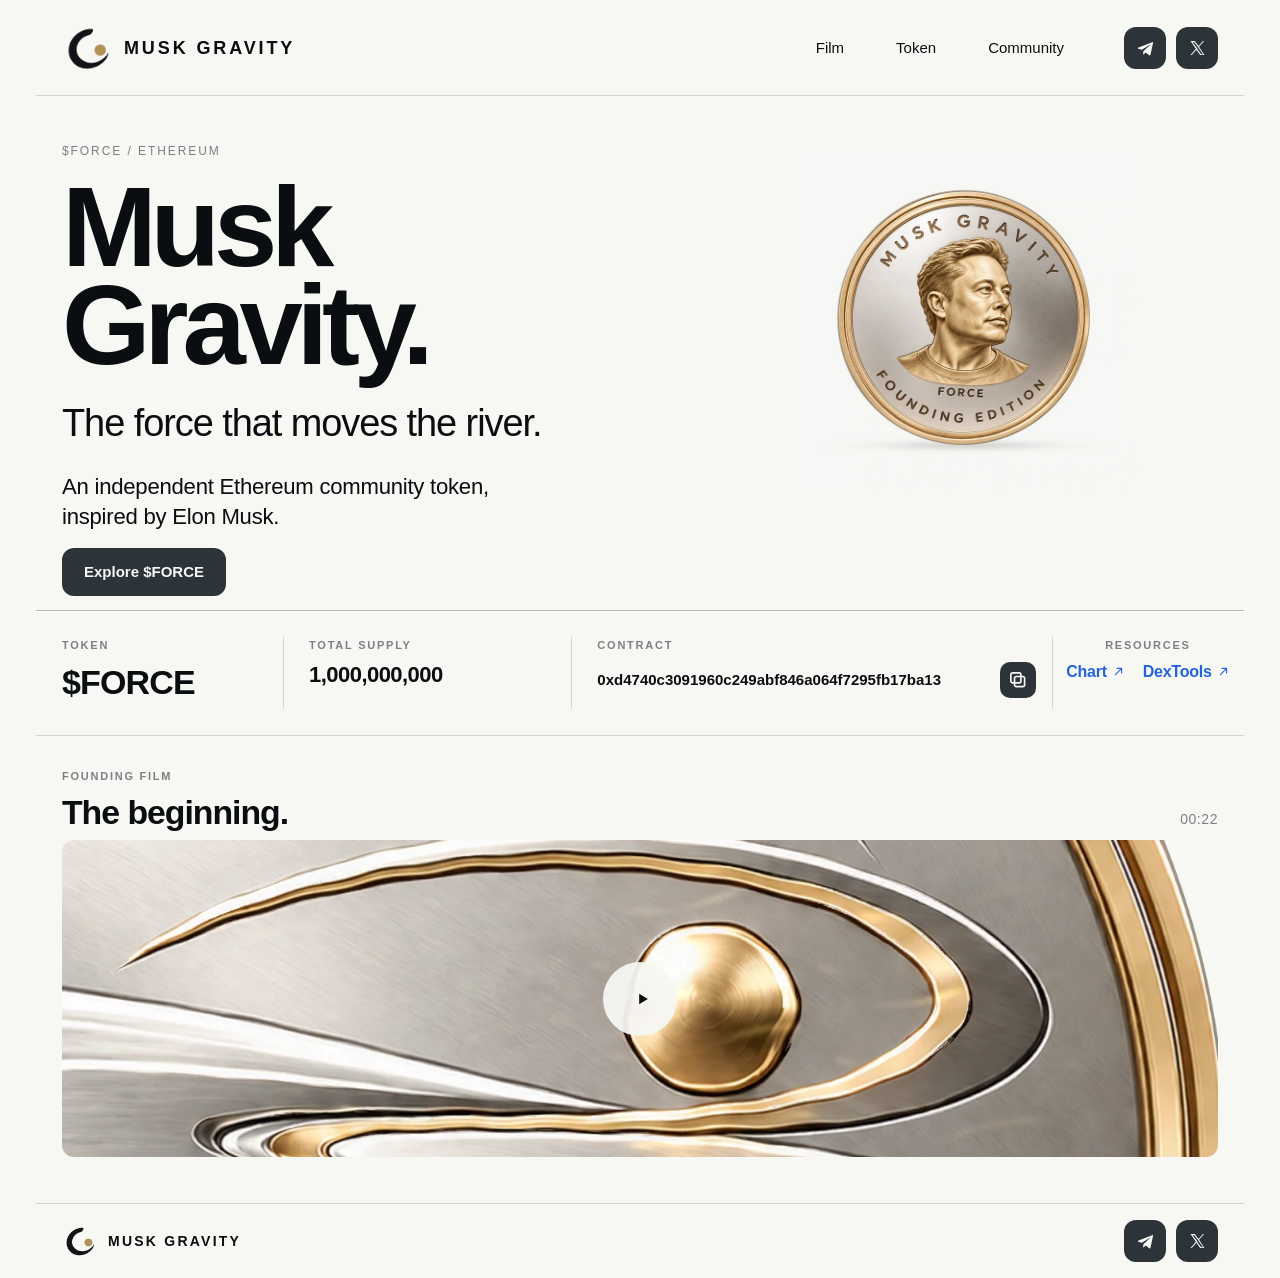
<file: index.html>
<!DOCTYPE html>
<html lang="en">
<head>
  <meta charset="utf-8">
  <meta name="viewport" content="width=device-width, initial-scale=1">
  <title>Musk Gravity</title>
  <meta name="description" content="The force that moves the river. An independent Ethereum community token, inspired by Elon Musk.">
  <meta name="theme-color" content="#F7F7F4">
  <link rel="icon" href="assets/brand/favicon.png" type="image/png">
  <meta property="og:title" content="Musk Gravity">
  <meta property="og:description" content="The force that moves the river. An independent Ethereum community token, inspired by Elon Musk.">
  <meta property="og:image" content="assets/brand/musk-gravity-banner.png">
  <link rel="preload" as="image" href="assets/images/coin-poster.webp" fetchpriority="high">
  <link rel="stylesheet" href="styles.css">
  <script src="main.js" defer></script>
</head>
<body id="top">
  <div id="page">
    <header class="site-header">
      <div class="frame bar">
        <a class="brand" href="#top">
          <img src="assets/brand/musk-gravity-logo.webp" alt="" width="256" height="256">
          <span>MUSK GRAVITY</span>
        </a>
        <button class="nav-toggle" type="button" aria-expanded="false" aria-controls="site-nav">Menu</button>
        <nav class="site-nav" id="site-nav" aria-label="Primary">
          <a href="#film">Film</a>
          <a href="#token">Token</a>
          <button class="nav-link" type="button" data-open-story>Community</button>
        </nav>
        <span class="social-row header-social">
          <a class="social-btn" data-social="telegram" aria-label="Telegram" aria-disabled="true"><svg viewBox="0 0 24 24" aria-hidden="true"><path fill="currentColor" d="M21.6 4.4 3.4 11.4c-1.2.5-1.2 1.2-.2 1.5l4.6 1.4 10.7-6.8c.5-.3 1-.1.6.3L9.8 16.2l-.3 4.5c.4 0 .6-.2.9-.4l2.4-2.3 4.9 3.6c.9.5 1.5.2 1.7-.8l3.2-15.2c.4-1.3-.4-1.9-1.5-1.4z"/></svg></a>
          <a class="social-btn" data-social="x" aria-label="X" aria-disabled="true"><svg viewBox="0 0 24 24" aria-hidden="true"><path fill="currentColor" d="M14.7 10.3 21.5 2.8h-1.6l-5.9 6.4L9.1 2.8H3.4l7.1 10.2L3.4 21.2h1.6l6.2-6.8 5 6.8h5.7l-7.2-10.9zm-2.2 2.4-.7-1L6.1 4.4h2.5l4.6 6.4.7 1 6.1 8.4h-2.5l-4.9-6.5z"/></svg></a>
        </span>
      </div>
    </header>

    <main>
      <section class="hero" aria-labelledby="hero-title">
        <div class="frame hero-grid">
          <div class="hero-copy">
            <p class="eyebrow">$FORCE / ETHEREUM</p>
            <h1 id="hero-title">Musk<br>Gravity.</h1>
            <p class="slogan">The force that moves the river.</p>
            <p class="lede"><span>An independent Ethereum community token,</span><span>inspired by Elon Musk.</span></p>
          </div>

          <figure class="coin">
            <div class="coin-media">
              <img class="coin-poster" src="assets/images/coin-poster.webp" alt="Musk Gravity founding coin with the approved portrait face" width="720" height="720" fetchpriority="high" decoding="async">
              <video
                id="coin-video"
                class="coin-video"
                width="1080"
                height="1080"
                muted
                loop
                playsinline
                preload="none"
                data-src="assets/videos/coin-loop.mp4"
                aria-hidden="true"
              ></video>
            </div>
          </figure>
        </div>
      </section>

      <section class="token" id="token" aria-label="Token">
        <div class="frame token-action">
          <a class="btn btn-raise" href="#token">Explore $FORCE</a>
        </div>
        <div class="frame token-grid">
          <div class="token-col">
            <p class="kicker">Token</p>
            <p class="value token-name">$FORCE</p>
          </div>
          <div class="token-col">
            <div class="fact-window">
              <div class="fact-track">
                <div class="fact">
                  <p class="kicker">Total Supply</p>
                  <p class="value">1,000,000,000</p>
                </div>
                <div class="fact">
                  <p class="kicker">Buy Tax</p>
                  <p class="value">0%</p>
                </div>
                <div class="fact">
                  <p class="kicker">Sell Tax</p>
                  <p class="value">0%</p>
                </div>
                <div class="fact">
                  <p class="kicker">Ownership</p>
                  <p class="value">Renounce</p>
                </div>
                <div class="fact">
                  <p class="kicker">LP Status</p>
                  <p class="value">Burn</p>
                </div>
                <div class="fact" aria-hidden="true">
                  <p class="kicker">Total Supply</p>
                  <p class="value">1,000,000,000</p>
                </div>
              </div>
            </div>
          </div>
          <div class="token-col token-col-contract">
            <p class="kicker">Contract</p>
            <div class="contract-line">
              <div class="value" id="contract-value">Coming soon..</div>
              <button class="copy" id="copy-contract" type="button" aria-label="Copy contract address">
                <svg class="icon-squares" viewBox="0 0 24 24" aria-hidden="true"><rect x="8.2" y="8.2" width="11" height="11" rx="2" fill="none" stroke="currentColor" stroke-width="1.8"/><rect x="4.2" y="4.2" width="11" height="11" rx="2" fill="none" stroke="currentColor" stroke-width="1.8"/></svg>
                <svg class="icon-check" viewBox="0 0 24 24" aria-hidden="true" hidden><path d="M5 12.5 9.5 17 19 7" fill="none" stroke="currentColor" stroke-width="2.2" stroke-linecap="round" stroke-linejoin="round"/></svg>
              </button>
            </div>
          </div>
          <div class="token-col token-col-resources" id="resources">
            <p class="kicker">Resources</p>
            <p class="resource-row">
              <span class="resource is-pending" data-pending="chart" role="link" aria-disabled="true" aria-label="Chart, to be announced">Chart <svg viewBox="0 0 16 16" aria-hidden="true"><path d="M4.2 11.8 11.8 4.2M6.2 4.2h5.6v5.6" fill="none" stroke="currentColor" stroke-width="1.4" stroke-linecap="round" stroke-linejoin="round"/></svg></span>
              <span class="resource is-pending" data-pending="explorer" role="link" aria-disabled="true" aria-label="DexTools, to be announced">DexTools <svg viewBox="0 0 16 16" aria-hidden="true"><path d="M4.2 11.8 11.8 4.2M6.2 4.2h5.6v5.6" fill="none" stroke="currentColor" stroke-width="1.4" stroke-linecap="round" stroke-linejoin="round"/></svg></span>
            </p>
          </div>
        </div>
      </section>

      <section class="film" id="film" aria-labelledby="film-title">
        <div class="frame film-inner">
          <p class="kicker film-kicker">Founding film</p>
          <div class="film-head">
            <h2 id="film-title">The beginning.</h2>
            <p class="film-time">00:22</p>
          </div>
          <button class="poster" type="button" data-open-film aria-label="Play founding film">
            <img src="assets/images/film-poster.webp" alt="" width="1460" height="400" loading="lazy" decoding="async">
            <span class="poster-play" aria-hidden="true">
              <svg viewBox="0 0 24 24"><path d="M9.4 7.2v9.6l8-4.8-8-4.8z" fill="currentColor"/></svg>
            </span>
          </button>
        </div>
      </section>
    </main>

    <footer class="site-footer">
      <div class="frame bar footer-bar">
        <a class="brand brand-footer" href="#top">
          <img src="assets/brand/musk-gravity-logo.webp" alt="" width="256" height="256">
          <span>MUSK GRAVITY</span>
        </a>
        <span class="social-row">
          <a class="social-btn" data-social="telegram" aria-label="Telegram" aria-disabled="true"><svg viewBox="0 0 24 24" aria-hidden="true"><path fill="currentColor" d="M21.6 4.4 3.4 11.4c-1.2.5-1.2 1.2-.2 1.5l4.6 1.4 10.7-6.8c.5-.3 1-.1.6.3L9.8 16.2l-.3 4.5c.4 0 .6-.2.9-.4l2.4-2.3 4.9 3.6c.9.5 1.5.2 1.7-.8l3.2-15.2c.4-1.3-.4-1.9-1.5-1.4z"/></svg></a>
          <a class="social-btn" data-social="x" aria-label="X" aria-disabled="true"><svg viewBox="0 0 24 24" aria-hidden="true"><path fill="currentColor" d="M14.7 10.3 21.5 2.8h-1.6l-5.9 6.4L9.1 2.8H3.4l7.1 10.2L3.4 21.2h1.6l6.2-6.8 5 6.8h5.7l-7.2-10.9zm-2.2 2.4-.7-1L6.1 4.4h2.5l4.6 6.4.7 1 6.1 8.4h-2.5l-4.9-6.5z"/></svg></a>
        </span>
      </div>
    </footer>
  </div>

  <div class="story-overlay" id="story-overlay" hidden>
    <div class="story-window" role="dialog" aria-modal="true" aria-labelledby="story-title">
      <header class="story-head">
        <div class="frame bar story-bar">
          <button class="story-close" type="button" aria-label="Close">Close</button>
          <p class="story-token">Musk Gravity</p>
          <span class="social-row">
            <a class="social-btn" data-social="telegram" aria-label="Telegram" aria-disabled="true"><svg viewBox="0 0 24 24" aria-hidden="true"><path fill="currentColor" d="M21.6 4.4 3.4 11.4c-1.2.5-1.2 1.2-.2 1.5l4.6 1.4 10.7-6.8c.5-.3 1-.1.6.3L9.8 16.2l-.3 4.5c.4 0 .6-.2.9-.4l2.4-2.3 4.9 3.6c.9.5 1.5.2 1.7-.8l3.2-15.2c.4-1.3-.4-1.9-1.5-1.4z"/></svg></a>
            <a class="social-btn" data-social="x" aria-label="X" aria-disabled="true"><svg viewBox="0 0 24 24" aria-hidden="true"><path fill="currentColor" d="M14.7 10.3 21.5 2.8h-1.6l-5.9 6.4L9.1 2.8H3.4l7.1 10.2L3.4 21.2h1.6l6.2-6.8 5 6.8h5.7l-7.2-10.9zm-2.2 2.4-.7-1L6.1 4.4h2.5l4.6 6.4.7 1 6.1 8.4h-2.5l-4.9-6.5z"/></svg></a>
          </span>
        </div>
      </header>
      <div class="story-scroll">
        <article class="frame story-body">
          <div class="story-layout">
            <header class="story-title-block">
              <p class="story-kicker">Musk Gravity</p>
              <h2 id="story-title">A New Force<br>in Commerce</h2>
              <blockquote>“Maybe we should start a competitor to Amazon.”</blockquote>
            </header>
            <div class="story-rows">
              <section class="story-row">
                <img class="story-shot" src="assets/images/story-lobby.jpg" alt="Fictional Musk Gravity lobby concept, with founding coins on display" width="1024" height="576">
                <div class="story-copy">
                  <p>On October 15, 2026, Elon Musk posted those words during a discussion about restrictions on AI shopping agents. He offered no launch plan, leaving an intriguing possibility open.</p>
                  <p>Musk Gravity begins with that possibility.</p>
                </div>
              </section>
              <section class="story-row">
                <div class="story-copy">
                  <p>If Musk followed through, what might he build? Imagine a marketplace designed around intelligent assistants from the beginning: describe what you need, let an agent explore the options, and move from intention to purchase with fewer obstacles.</p>
                  <p>Musk Gravity is our independent interpretation of that imagined future—a company concept shaped around the possibility of a new challenger entering commerce.</p>
                </div>
                <img class="story-shot" src="assets/images/story-campus.jpg" alt="Fictional Musk Gravity campus concept at sunset" width="1024" height="576">
              </section>
              <section class="story-row">
                <img class="story-shot" src="assets/images/story-choice.jpg" alt="Illustrative shopping choice between Amazon and a FORCE concept, not customer research" width="1024" height="576">
                <div class="story-copy">
                  <p>The river in our identity represents the movement of goods, ideas, and opportunity. Gravity represents the attraction that could draw people toward a different destination. Together, they express our central idea: even an established current can change direction.</p>
                  <p>FORCE is the ticker of Musk Gravity’s Ethereum community token. It gives this narrative a shared identity for people interested in the possibility Musk raised. Its meaning comes from movement: the force required to challenge familiar systems and imagine another way forward.</p>
                  <p>The remark supplies the spark. Musk Gravity gives the community’s imagination a name.</p>
                  <p class="story-slogan">The force that moves the river.</p>
                </div>
              </section>
            </div>
          </div>
        </article>
      </div>
    </div>
  </div>

  <div class="film-overlay" id="film-overlay" hidden>
    <div class="film-dialog" role="dialog" aria-modal="true" aria-label="Founding film">
      <button class="film-close" type="button" aria-label="Close film">
        <svg viewBox="0 0 16 16" aria-hidden="true"><path d="M3.4 3.4 12.6 12.6M12.6 3.4 3.4 12.6" fill="none" stroke="currentColor" stroke-width="1.4" stroke-linecap="round"/></svg>
      </button>
      <div class="film-player" id="film-player"></div>
    </div>
  </div>
</body>
</html>
</file>
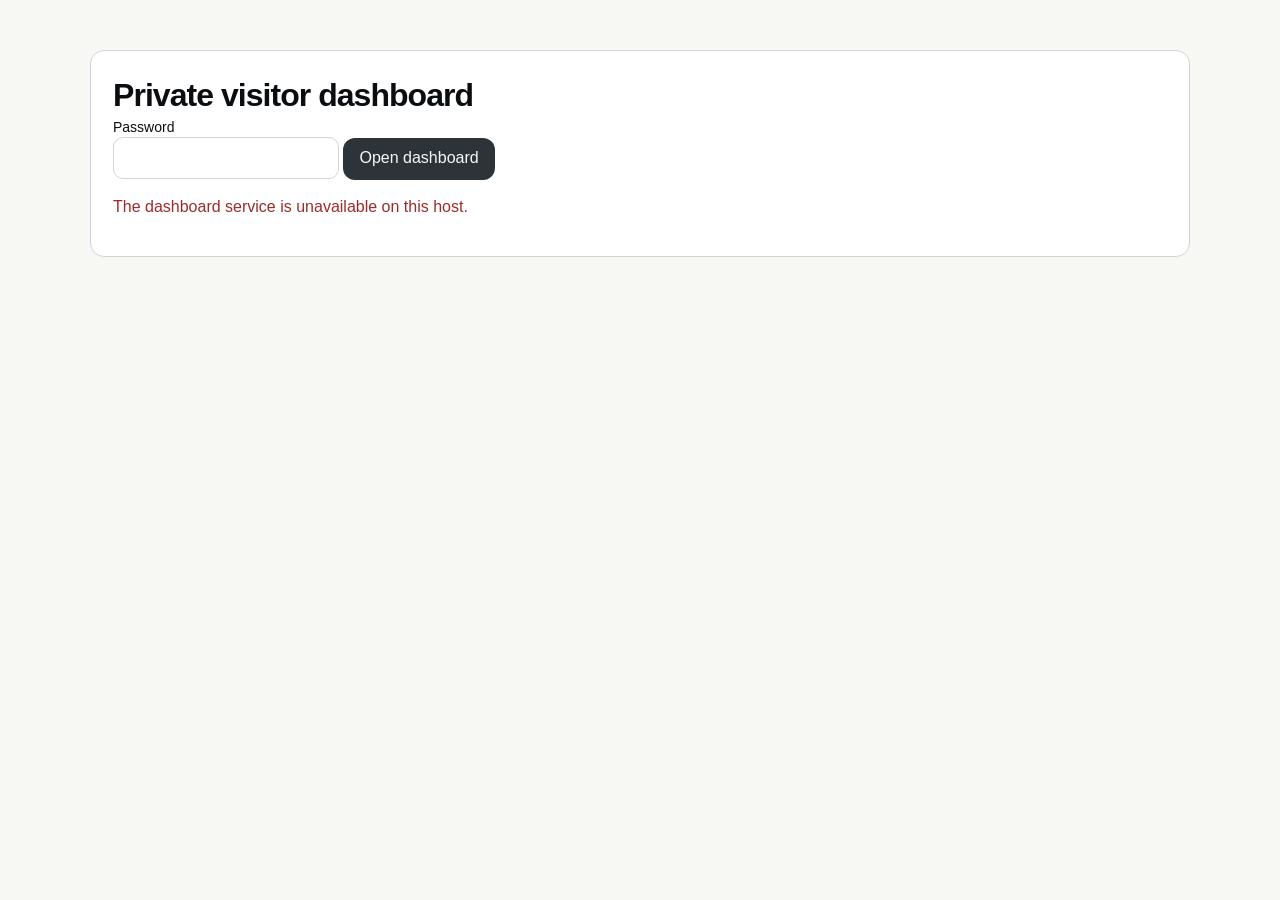
<file: dashboard/index.html>
<!DOCTYPE html>
<html lang="en">
<head>
  <meta charset="utf-8">
  <meta name="viewport" content="width=device-width, initial-scale=1">
  <meta name="robots" content="noindex, nofollow">
  <title>Visitor dashboard · Musk Gravity</title>
  <link rel="icon" href="../assets/brand/favicon.png" type="image/png">
  <link rel="stylesheet" href="/dashboard/dashboard.css">
</head>
<body>
  <main class="dash" id="dashboard-main">
    <p class="status" id="checking" role="status">Checking session…</p>
    <form class="card" id="login-form" hidden>
      <h1>Private visitor dashboard</h1>
      <p id="login-notice" role="status" hidden></p>
      <label for="dashboard-password">Password</label>
      <input id="dashboard-password" type="password" autocomplete="current-password" required>
      <button class="btn" id="login-button" type="submit">Open dashboard</button>
      <p id="login-error" role="alert" hidden></p>
    </form>
    <section id="ready" hidden>
      <header class="top">
        <div>
          <p class="kicker">Musk Gravity</p>
          <h1>Visitors</h1>
        </div>
        <button class="btn btn-quiet" id="logout" type="button">Sign out</button>
      </header>
      <p id="notice" role="status"></p>
      <form class="filters" id="filters">
        <label>Range
          <select id="range">
            <option value="today">Today</option>
            <option value="24h">24 hours</option>
            <option value="7d">7 days</option>
          </select>
        </label>
        <label><input id="bots" type="checkbox"> Bots</label>
        <label><input id="tests" type="checkbox"> Tests</label>
        <button class="btn" type="submit">Apply</button>
      </form>
      <div class="stats" id="stats"></div>
      <div class="toolbar">
        <button class="btn btn-quiet" id="export" type="button">Export CSV</button>
        <label><input id="include-ips" type="checkbox"> Include IP addresses</label>
        <button class="btn btn-quiet" id="delete" type="button">Delete selected</button>
      </div>
      <div class="table-wrap">
        <table>
          <thead>
            <tr>
              <th></th>
              <th>When</th>
              <th>Place</th>
              <th>IP</th>
              <th>Device</th>
              <th>Path</th>
              <th>Referrer</th>
            </tr>
          </thead>
          <tbody id="visits"></tbody>
        </table>
      </div>
      <p class="pager">
        <button class="btn btn-quiet" id="prev" type="button">Previous</button>
        <span id="page-label"></span>
        <button class="btn btn-quiet" id="next" type="button">Next</button>
      </p>
      <article class="card" id="detail" hidden></article>
    </section>
  </main>
  <script src="/dashboard/dashboard.js?v=20261016"></script>
</body>
</html>
</file>
<file: styles.css>
:root {
  --bg: #f7f7f4;
  --ink: #0b0e10;
  --muted: #7c8085;
  --rule: #d4d5d3;
  --button: #252b2f;
  --link: #2464db;
  --line: #c5c6c3;
  --frame: min(1350px, calc(100% - 72px));
  --inset: 26px;
  color-scheme: light;
}

* { box-sizing: border-box; }

html { scroll-behavior: auto; }

body {
  margin: 0;
  background: var(--bg);
  color: var(--ink);
  font-family: Arial, Helvetica, sans-serif;
  font-weight: 400;
  line-height: 1.4;
  text-rendering: optimizeLegibility;
}

img, video { max-width: 100%; }

button, a { -webkit-tap-highlight-color: transparent; }

:focus-visible {
  outline: 2px solid var(--link);
  outline-offset: 3px;
}

.frame {
  width: var(--frame);
  max-width: 100%;
  min-width: 0;
  margin-inline: auto;
}

.bar {
  display: flex;
  align-items: center;
  justify-content: space-between;
  gap: 20px;
  padding-inline: var(--inset);
}

.site-header {
  position: relative;
  z-index: 2;
  background: var(--bg);
}

.site-header .bar {
  position: relative;
  justify-content: flex-start;
  min-height: 96px;
  border-bottom: 1px solid var(--rule);
}

.brand {
  display: inline-flex;
  align-items: center;
  gap: 10px;
  color: inherit;
  text-decoration: none;
  flex: 0 0 auto;
}

.brand img {
  width: 52px;
  height: 52px;
  display: block;
}

.brand span {
  font-size: 18px;
  font-weight: 700;
  letter-spacing: 0.16em;
  line-height: 1;
}

.nav-toggle {
  display: none;
  margin-left: auto;
  border: 0;
  background: transparent;
  color: var(--ink);
  font: inherit;
  font-size: 15px;
  min-height: 44px;
  padding: 0 2px;
  cursor: pointer;
}

.site-nav {
  display: flex;
  align-items: center;
  gap: 28px;
  margin-left: auto;
}

.header-social { margin-left: 28px; }

.site-nav a,
.site-nav .nav-link {
  color: var(--ink);
  text-decoration: none;
  font-size: 15px;
}

.site-nav .nav-link {
  border: 0;
  background: transparent;
  font-family: inherit;
  padding: 0;
  cursor: pointer;
}

.btn {
  display: inline-flex;
  align-items: center;
  justify-content: center;
  gap: 8px;
  border-radius: 8px;
  text-decoration: none;
  cursor: pointer;
  font-family: inherit;
  line-height: 1;
  white-space: nowrap;
}

.btn svg { width: 14px; height: 14px; display: block; }

.btn-outline {
  height: 38px;
  padding: 0 14px;
  border: 1px solid var(--line);
  background: transparent;
  color: var(--ink);
  font-size: 14px;
  font-weight: 500;
}

.social-row {
  display: inline-flex;
  align-items: center;
  gap: 10px;
}

.social-btn {
  width: 42px;
  height: 42px;
  border-radius: 12px;
  display: inline-grid;
  place-items: center;
  color: #f7f7f4;
  text-decoration: none;
  background: #2c343a;
  box-shadow: none;
  transition: transform 0.08s ease, box-shadow 0.08s ease, background 0.08s ease;
}

.social-btn svg { width: 18px; height: 18px; display: block; }

.social-btn:hover {
  transform: translateY(-2px);
  background: linear-gradient(180deg, #4a545c 0%, #2c343a 46%, #1c2226 100%);
  box-shadow:
    inset 0 1px 0 rgba(255, 255, 255, 0.35),
    inset 0 -3px 0 rgba(0, 0, 0, 0.28),
    0 4px 0 #121618,
    0 8px 14px rgba(11, 14, 16, 0.2);
}

.social-btn:active {
  transform: translateY(4px);
  box-shadow:
    inset 0 1px 0 rgba(255, 255, 255, 0.2),
    0 1px 0 #121618,
    0 2px 6px rgba(11, 14, 16, 0.16);
}

.social-btn[aria-disabled="true"] { cursor: default; }

.site-nav a,
.site-nav .nav-link,
.nav-toggle {
  border: 0;
  border-radius: 10px;
  background: transparent;
  box-shadow: none;
  transition: transform 0.08s ease, box-shadow 0.08s ease, background 0.08s ease;
}

.site-nav a,
.site-nav .nav-link {
  height: 38px;
  padding: 0 12px;
  display: inline-flex;
  align-items: center;
}

.nav-toggle {
  height: 38px;
  padding: 0 12px;
}

.site-nav a:hover,
.site-nav .nav-link:hover,
.nav-toggle:hover {
  transform: translateY(-2px);
  background: linear-gradient(180deg, #ffffff 0%, #f4f4f1 52%, #e4e5e2 100%);
  box-shadow:
    inset 0 1px 0 #fff,
    inset 0 -2px 0 rgba(11, 14, 16, 0.06),
    0 3px 0 #c5c6c3,
    0 6px 10px rgba(11, 14, 16, 0.08);
}

.site-nav a:active,
.site-nav .nav-link:active,
.nav-toggle:active {
  transform: translateY(2px);
  box-shadow:
    inset 0 1px 0 rgba(255, 255, 255, 0.7),
    0 1px 0 #c5c6c3;
}

.btn-raise {
  height: 48px;
  padding: 0 22px;
  border: 0;
  border-radius: 12px;
  color: #f7f7f4;
  font-size: 15px;
  font-weight: 650;
  background: #2c343a;
  box-shadow: none;
  transition: transform 0.08s ease, box-shadow 0.08s ease, background 0.08s ease;
}

.btn-raise:hover {
  transform: translateY(-2px);
  background: linear-gradient(180deg, #4a545c 0%, #2c343a 46%, #1c2226 100%);
  box-shadow:
    inset 0 1px 0 rgba(255, 255, 255, 0.35),
    inset 0 -3px 0 rgba(0, 0, 0, 0.28),
    0 4px 0 #121618,
    0 8px 14px rgba(11, 14, 16, 0.2);
}

.btn-raise:active {
  transform: translateY(4px);
  box-shadow:
    inset 0 1px 0 rgba(255, 255, 255, 0.2),
    0 1px 0 #121618,
    0 2px 6px rgba(11, 14, 16, 0.16);
}

.hero-grid {
  position: relative;
  display: grid;
  grid-template-columns: minmax(0, 1.12fr) minmax(280px, 0.88fr);
  column-gap: 12px;
  align-items: start;
  min-height: 0;
  padding: 48px var(--inset) 8px;
}

.hero-copy { min-width: 0; }

.eyebrow {
  margin: 0 0 20px;
  color: var(--muted);
  font-size: 12px;
  font-weight: 500;
  letter-spacing: 0.16em;
  line-height: 1.2;
  text-transform: uppercase;
}

.hero h1 {
  margin: 0;
  font-size: clamp(64px, 8.9vw, 128px);
  font-weight: 700;
  letter-spacing: -0.055em;
  line-height: 0.86;
}

.slogan {
  margin: 28px 0 0;
  font-size: clamp(28px, 2.965vw, 42px);
  font-weight: 500;
  letter-spacing: -0.028em;
  line-height: 1.15;
}

.lede {
  margin: 26px 0 0;
  max-width: 28em;
  font-size: clamp(18px, 1.73vw, 25px);
  font-weight: 400;
  letter-spacing: -0.011em;
  line-height: 1.35;
}

.lede span { display: block; }

.actions {
  display: flex;
  align-items: center;
  flex-wrap: wrap;
  gap: 18px 26px;
  margin-top: 20px;
}

.coin {
  position: absolute;
  top: 0;
  bottom: 0;
  left: 54%;
  right: 0;
  width: auto;
  margin: 0;
  display: flex;
  align-items: center;
  justify-content: center;
}

.coin-media {
  position: relative;
  width: auto;
  height: min(78%, 640px);
  aspect-ratio: 1;
  max-width: 92%;
}

.coin-poster,
.coin-video {
  width: 100%;
  height: 100%;
  object-fit: contain;
  display: block;
  background: transparent;
}

.coin-video {
  position: absolute;
  inset: 0;
  opacity: 0;
}

.coin-video.is-ready { opacity: 1; }

.token {
  position: relative;
  z-index: 1;
  background: var(--bg);
}

.token-action {
  display: flex;
  justify-content: flex-start;
  padding: 8px var(--inset) 14px;
}

.token-grid {
  display: grid;
  grid-template-columns: minmax(0, 0.9fr) minmax(0, 1.05fr) minmax(0, 1.75fr) minmax(0, 0.7fr);
  border-top: 1px solid #b7b9b6;
  border-bottom: 1px solid var(--rule);
}

.token-col {
  position: relative;
  min-width: 0;
  padding: 28px 16px 32px var(--inset);
}

.token-col + .token-col::before {
  content: "";
  position: absolute;
  left: 0;
  top: 26px;
  bottom: 26px;
  width: 1px;
  background: var(--rule);
}

.kicker {
  margin: 0;
  color: var(--muted);
  font-size: 11px;
  font-weight: 600;
  letter-spacing: 0.16em;
  line-height: 1.2;
  text-transform: uppercase;
}

.value {
  margin: 10px 0 0;
  font-size: 22px;
  font-weight: 700;
  letter-spacing: -0.025em;
  line-height: 1.2;
}

.token-name { font-size: 34px; }

.fact-window {
  height: 58px;
  overflow: hidden;
}

.fact {
  height: 58px;
}

.fact-track {
  animation: fact-reel 12.5s infinite;
}

@keyframes fact-reel {
  0%, 14% { transform: translateY(0); }
  20%, 34% { transform: translateY(-58px); }
  40%, 54% { transform: translateY(-116px); }
  60%, 74% { transform: translateY(-174px); }
  80%, 94% { transform: translateY(-232px); }
  100% { transform: translateY(-290px); }
}

.contract-line {
  display: flex;
  align-items: center;
  justify-content: space-between;
  gap: 16px;
  margin-top: 10px;
}

.contract-line .value { margin: 0; min-width: 0; }

.value-contract {
  display: flex;
  align-items: flex-start;
  gap: 8px;
  font-size: 15px;
  font-weight: 650;
  letter-spacing: 0;
  line-height: 1.35;
  overflow-wrap: anywhere;
}

.address {
  overflow-wrap: anywhere;
  min-width: 0;
}

.copy {
  flex: 0 0 auto;
  margin-left: auto;
  width: 36px;
  height: 36px;
  padding: 0;
  border: 0;
  border-radius: 10px;
  background: #2c343a;
  color: #f7f7f4;
  display: grid;
  place-items: center;
  cursor: pointer;
  box-shadow: none;
  transition: transform 0.08s ease, box-shadow 0.08s ease, color 0.15s ease, background 0.08s ease;
}

.copy:hover {
  transform: translateY(-2px);
  background: linear-gradient(180deg, #4a545c 0%, #2c343a 46%, #1c2226 100%);
  box-shadow:
    inset 0 1px 0 rgba(255, 255, 255, 0.35),
    inset 0 -2px 0 rgba(0, 0, 0, 0.28),
    0 3px 0 #121618,
    0 6px 10px rgba(11, 14, 16, 0.16);
}

.copy:active {
  transform: translateY(3px);
  box-shadow:
    inset 0 1px 0 rgba(255, 255, 255, 0.2),
    0 1px 0 #121618;
}

.copy svg { width: 22px; height: 22px; display: block; }

.copy svg[hidden] { display: none !important; }

.copy.is-copied { color: var(--link); }

.resource-row {
  display: flex;
  flex-wrap: wrap;
  gap: 8px 18px;
  margin: 10px 0 0;
  font-size: 16px;
  font-weight: 600;
  letter-spacing: -0.015em;
  line-height: 1.2;
}

.token-col-resources {
  display: flex;
  flex-direction: column;
  align-items: center;
  padding-left: 12px;
  padding-right: 12px;
  text-align: center;
}

.token-col-resources .resource-row { justify-content: center; }

.resource {
  display: inline-flex;
  align-items: center;
  gap: 5px;
  color: var(--link);
  text-decoration: none;
  transition: color 0.15s ease, transform 0.08s ease;
}

.resource:hover { color: #163f8c; }

.resource:active { transform: translateY(1px); }

.resource svg { width: 13px; height: 13px; display: block; }

.resource.is-pending {
  color: #8aa6dc;
  cursor: default;
}

.film-inner { padding: 34px var(--inset) 46px; }

.film-kicker { margin-bottom: 12px; }

.film-head {
  display: flex;
  align-items: baseline;
  justify-content: space-between;
  gap: 16px;
  margin-bottom: 10px;
}

.film h2 {
  margin: 0;
  font-size: clamp(28px, 2.64vw, 38px);
  font-weight: 650;
  letter-spacing: -0.03em;
  line-height: 1.05;
}

.film-time {
  margin: 0;
  color: var(--muted);
  font-size: 14px;
  letter-spacing: 0.04em;
}

.poster {
  position: relative;
  display: block;
  width: 100%;
  padding: 0;
  border: 0;
  border-radius: 12px;
  overflow: hidden;
  background: #14171a;
  cursor: pointer;
  aspect-ratio: 1460 / 400;
  transition: transform 0.12s ease;
}

.poster:hover { transform: translateY(-2px); }

.poster:active { transform: translateY(1px); }

.poster img {
  width: 100%;
  height: 100%;
  object-fit: cover;
  display: block;
}

.poster-play {
  position: absolute;
  left: 50%;
  top: 50%;
  width: 74px;
  height: 74px;
  transform: translate(-50%, -50%);
  border-radius: 50%;
  background: rgba(247, 247, 244, 0.94);
  color: var(--ink);
  display: grid;
  place-items: center;
  box-shadow: none;
  transition: transform 0.08s ease, box-shadow 0.08s ease;
}

.poster:hover .poster-play {
  transform: translate(-50%, calc(-50% - 2px));
  box-shadow:
    inset 0 1px 0 rgba(255, 255, 255, 0.9),
    inset 0 -3px 0 rgba(11, 14, 16, 0.12),
    0 4px 0 rgba(11, 14, 16, 0.28),
    0 10px 18px rgba(11, 14, 16, 0.22);
}

.poster:active .poster-play {
  transform: translate(-50%, calc(-50% + 4px));
  box-shadow:
    inset 0 1px 0 rgba(255, 255, 255, 0.7),
    0 1px 0 rgba(11, 14, 16, 0.28);
}

.poster-play svg { width: 26px; height: 26px; margin-left: 3px; display: block; }

.site-footer .footer-bar {
  min-height: 71px;
  border-top: 1px solid var(--rule);
  padding-top: 16px;
  padding-bottom: 16px;
}

.brand-footer img { width: 36px; height: 36px; }

.brand-footer span {
  font-size: 14px;
  letter-spacing: 0.16em;
}

.story-overlay {
  position: fixed;
  inset: 0;
  z-index: 40;
  background: var(--bg);
}

.story-overlay[hidden] { display: none; }

.story-window {
  height: 100%;
  display: flex;
  flex-direction: column;
}

.story-bar {
  position: relative;
  justify-content: flex-start;
  min-height: 96px;
  border-bottom: 1px solid var(--rule);
  background: var(--bg);
}

.story-close {
  height: 42px;
  padding: 0 16px;
  border: 0;
  border-radius: 12px;
  background: #2c343a;
  color: #f7f7f4;
  font: inherit;
  font-size: 15px;
  cursor: pointer;
  box-shadow: none;
  transition: transform 0.08s ease, box-shadow 0.08s ease, background 0.08s ease;
}

.story-close:hover {
  transform: translateY(-2px);
  background: linear-gradient(180deg, #4a545c 0%, #2c343a 46%, #1c2226 100%);
  box-shadow:
    inset 0 1px 0 rgba(255, 255, 255, 0.35),
    inset 0 -3px 0 rgba(0, 0, 0, 0.28),
    0 4px 0 #121618,
    0 8px 14px rgba(11, 14, 16, 0.2);
}

.story-close:active {
  transform: translateY(4px);
  box-shadow:
    inset 0 1px 0 rgba(255, 255, 255, 0.2),
    0 1px 0 #121618,
    0 2px 6px rgba(11, 14, 16, 0.16);
}

.story-token {
  position: absolute;
  left: 50%;
  top: 50%;
  margin: 0;
  transform: translate(-50%, -50%);
  font-size: 32px;
  font-weight: 700;
  letter-spacing: -0.03em;
  line-height: 1;
}

.story-bar .social-row { margin-left: auto; }

.story-scroll {
  flex: 1;
  overflow: auto;
}

.story-body {
  padding: 36px max(22px, var(--inset)) 64px;
}

.story-layout {
  display: flex;
  flex-direction: column;
}

.story-title-block {
  background: #171c38;
  color: #f6f3ec;
  padding: 36px 36px 40px;
}

.story-kicker {
  margin: 0 0 18px;
  font-size: 12px;
  font-weight: 500;
  letter-spacing: 0.34em;
  line-height: 1.2;
  text-transform: uppercase;
}

.story-title-block h2 {
  margin: 0;
  max-width: 11em;
  font-family: Palatino, "Palatino Linotype", "Book Antiqua", Georgia, serif;
  font-size: clamp(40px, 4.4vw, 68px);
  font-weight: 400;
  letter-spacing: 0.045em;
  line-height: 0.92;
  text-transform: uppercase;
  color: #f6f3ec;
}

.story-title-block blockquote {
  margin: 26px 0 0;
  max-width: 16em;
  font-family: Palatino, "Palatino Linotype", "Book Antiqua", Georgia, serif;
  font-size: clamp(20px, 2vw, 28px);
  font-style: italic;
  font-weight: 400;
  letter-spacing: 0.01em;
  line-height: 1.35;
  color: #f6f3ec;
}

.story-rows {
  display: flex;
  flex-direction: column;
  gap: 64px;
  margin-top: 56px;
}

.story-row {
  display: grid;
  grid-template-columns: minmax(0, 1fr) minmax(0, 1fr);
  gap: 36px 56px;
  align-items: center;
}

.story-shot {
  width: 100%;
  height: auto;
  display: block;
  border-radius: 18px;
}

.story-copy p {
  margin: 0 0 16px;
  font-family: Palatino, "Palatino Linotype", "Book Antiqua", Georgia, serif;
  font-size: 18px;
  letter-spacing: 0.005em;
  line-height: 1.6;
  color: #3c4452;
}

.story-copy p:last-child { margin-bottom: 0; }

.story-copy p.story-slogan {
  margin-top: 8px;
  font-size: 22px;
  font-weight: 500;
  letter-spacing: -0.02em;
  line-height: 1.3;
  color: #171c38;
}

.film-overlay {
  position: fixed;
  inset: 0;
  z-index: 30;
  display: grid;
  place-items: center;
  padding: 56px 24px 24px;
  background: rgba(11, 14, 16, 0.78);
}

.film-overlay[hidden] { display: none; }

.film-dialog {
  position: relative;
  width: min(1100px, 100%);
}

.film-player {
  display: flex;
  justify-content: center;
}

.film-player video {
  width: min(1100px, 100%);
  max-height: calc(100vh - 112px);
  aspect-ratio: 16 / 9;
  height: auto;
  display: block;
  background: #000;
  border-radius: 8px;
}

.film-close {
  position: absolute;
  top: -44px;
  right: 0;
  width: 36px;
  height: 36px;
  padding: 0;
  border: 0;
  border-radius: 50%;
  color: #f7f7f4;
  display: grid;
  place-items: center;
  cursor: pointer;
  background: #2c343a;
  box-shadow: none;
  transition: transform 0.08s ease, box-shadow 0.08s ease, background 0.08s ease;
}

.film-close:hover {
  transform: translateY(-2px);
  background: linear-gradient(180deg, #4a545c 0%, #2c343a 46%, #1c2226 100%);
  box-shadow:
    inset 0 1px 0 rgba(255, 255, 255, 0.35),
    inset 0 -2px 0 rgba(0, 0, 0, 0.28),
    0 3px 0 #121618,
    0 6px 12px rgba(0, 0, 0, 0.28);
}

.film-close:active {
  transform: translateY(3px);
  box-shadow:
    inset 0 1px 0 rgba(255, 255, 255, 0.2),
    0 1px 0 #121618;
}

.film-close svg { width: 16px; height: 16px; display: block; }

body.film-open,
body.story-open { overflow: hidden; }

@media (max-width: 900px) {
  .hero-grid {
    grid-template-columns: 1fr;
    min-height: 0;
    padding-top: 36px;
    padding-bottom: 12px;
  }

  .coin {
    position: relative;
    top: auto;
    right: auto;
    left: auto;
    bottom: auto;
    width: min(440px, 88%);
    margin: 12px auto 0;
    display: block;
  }

  .coin-media {
    width: 100%;
    height: auto;
    max-width: none;
  }

  .token-grid { grid-template-columns: 1fr; }

  .token-col {
    padding: 22px 0 24px;
  }

  .token-col + .token-col { border-top: 1px solid var(--rule); }

  .token-col + .token-col::before { display: none; }

  .token-col-resources {
    align-items: flex-start;
    padding-left: 0;
    padding-right: 0;
    text-align: left;
  }

  .token-col-resources .resource-row { justify-content: flex-start; }

  .fact-window { height: auto; overflow: visible; }
  .fact-track { animation: none; }
  .fact-track .fact[aria-hidden="true"] { display: none; }
  .fact { height: auto; }
  .fact + .fact { margin-top: 18px; }
}

@media (max-width: 860px) {
  .nav-toggle { display: inline-flex; align-items: center; }

  .site-header .bar {
    display: grid;
    grid-template-columns: minmax(0, 1fr) auto auto;
    align-items: center;
    column-gap: 10px;
    min-height: 72px;
  }

  .brand { min-width: 0; }
  .brand img { width: 40px; height: 40px; }

  .brand span {
    font-size: 14px;
    letter-spacing: 0.06em;
    overflow: hidden;
    text-overflow: ellipsis;
    white-space: nowrap;
  }

  .nav-toggle { margin-left: 0; }

  .header-social { margin-left: 0; }

  .site-nav {
    display: none;
    position: absolute;
    top: calc(100% + 1px);
    left: 0;
    right: 0;
    z-index: 5;
    flex-direction: column;
    align-items: flex-start;
    gap: 2px;
    padding: 8px 22px 18px;
    background: var(--bg);
    border-bottom: 1px solid var(--rule);
  }

  .site-nav.is-open { display: flex; }

  .site-nav a,
  .site-nav .nav-link {
    min-height: 44px;
    display: inline-flex;
    align-items: center;
  }

  .story-body { padding-top: 24px; padding-bottom: 40px; }

  .story-rows { gap: 36px; margin-top: 32px; }

  .story-row {
    grid-template-columns: 1fr;
    gap: 16px;
  }

  .story-bar {
    display: grid;
    grid-template-columns: auto minmax(0, 1fr) auto;
    align-items: center;
    column-gap: 8px;
    min-height: 72px;
  }

  .story-token {
    position: static;
    transform: none;
    justify-self: center;
    max-width: 100%;
    font-size: 18px;
    text-align: center;
  }

  .story-bar .social-row { margin-left: 0; }

  .story-title-block { padding: 28px 22px 32px; }

  .story-title-block h2 { font-size: clamp(34px, 10vw, 52px); }

  .site-nav .social-btn {
    min-height: 42px;
    display: inline-grid;
  }

  .site-nav .btn-outline { margin-top: 6px; }
}

@media (max-width: 720px) {
  :root {
    --frame: calc(100% - 44px);
    --inset: 0px;
  }

  .hero h1 { font-size: clamp(46px, 14vw, 58px); letter-spacing: -0.05em; }

  .lede span { display: inline; }
  .lede span + span::before { content: " "; }

  .footer-bar {
    align-items: center;
    gap: 12px;
    padding-top: 18px;
    padding-bottom: 18px;
  }

  .brand-footer span {
    letter-spacing: 0.08em;
  }

  .film-inner { padding-top: 28px; padding-bottom: 32px; }

  .poster { aspect-ratio: 16 / 9; }

  .poster-play { width: 64px; height: 64px; }

  .film-overlay { padding: 64px 16px 16px; }

  .social-btn { width: 40px; height: 40px; }
  .social-row { gap: 8px; }
}

@media (prefers-reduced-motion: reduce) {
  html { scroll-behavior: auto; }

  .fact-window { height: auto; overflow: visible; }
  .fact-track { animation: none; }
  .fact-track .fact[aria-hidden="true"] { display: none; }
  .fact { height: auto; }
  .fact + .fact { margin-top: 16px; }
}
</file>
<file: dashboard/dashboard.css>
:root {
  --bg: #f7f7f4;
  --ink: #0b0e10;
  --muted: #7c8085;
  --rule: #d4d5d3;
  --link: #2464db;
}

* { box-sizing: border-box; }

body {
  margin: 0;
  background: var(--bg);
  color: var(--ink);
  font-family: Arial, Helvetica, sans-serif;
  line-height: 1.4;
}

.dash {
  width: min(1100px, calc(100% - 32px));
  margin: 0 auto;
  padding: 32px 0 64px;
}

h1 { margin: 0; font-size: 32px; letter-spacing: -0.03em; }

.kicker {
  margin: 0 0 6px;
  color: var(--muted);
  font-size: 11px;
  font-weight: 700;
  letter-spacing: 0.16em;
  text-transform: uppercase;
}

.card, .filters, .stats, .table-wrap {
  border: 1px solid var(--rule);
  border-radius: 14px;
  background: #fff;
}

.card { padding: 22px; margin-top: 18px; }

label { display: grid; gap: 6px; font-size: 14px; }

input[type="password"], select {
  height: 42px;
  border: 1px solid var(--rule);
  border-radius: 10px;
  padding: 0 12px;
  font: inherit;
  background: #fff;
}

.btn {
  height: 42px;
  border: 0;
  border-radius: 12px;
  padding: 0 16px;
  background: #2c343a;
  color: #f7f7f4;
  font: inherit;
  cursor: pointer;
}

.btn-quiet { background: transparent; color: var(--ink); border: 1px solid var(--rule); }

.top, .toolbar, .pager, .filters {
  display: flex;
  align-items: center;
  gap: 14px;
  flex-wrap: wrap;
}

.filters, .toolbar { margin-top: 18px; }
.filters { padding: 14px; }
.filters label { display: flex; align-items: center; gap: 8px; }

.stats {
  display: grid;
  grid-template-columns: repeat(auto-fit, minmax(140px, 1fr));
  gap: 1px;
  margin-top: 18px;
  overflow: hidden;
  background: var(--rule);
}

.stat { padding: 16px; background: #fff; }
.stat b { display: block; margin-top: 4px; font-size: 26px; }
.stat span { color: var(--muted); font-size: 12px; letter-spacing: 0.08em; text-transform: uppercase; }

.table-wrap { margin-top: 18px; overflow-x: auto; }
table { width: 100%; border-collapse: collapse; font-size: 14px; }
th, td { padding: 10px 12px; text-align: left; border-bottom: 1px solid var(--rule); vertical-align: top; }
th { color: var(--muted); font-size: 11px; letter-spacing: 0.08em; text-transform: uppercase; }
button.link { border: 0; background: none; color: var(--link); font: inherit; cursor: pointer; padding: 0; }

#notice, #login-error { color: #9b2c2c; }
#login-notice { color: var(--ink); }
</file>
